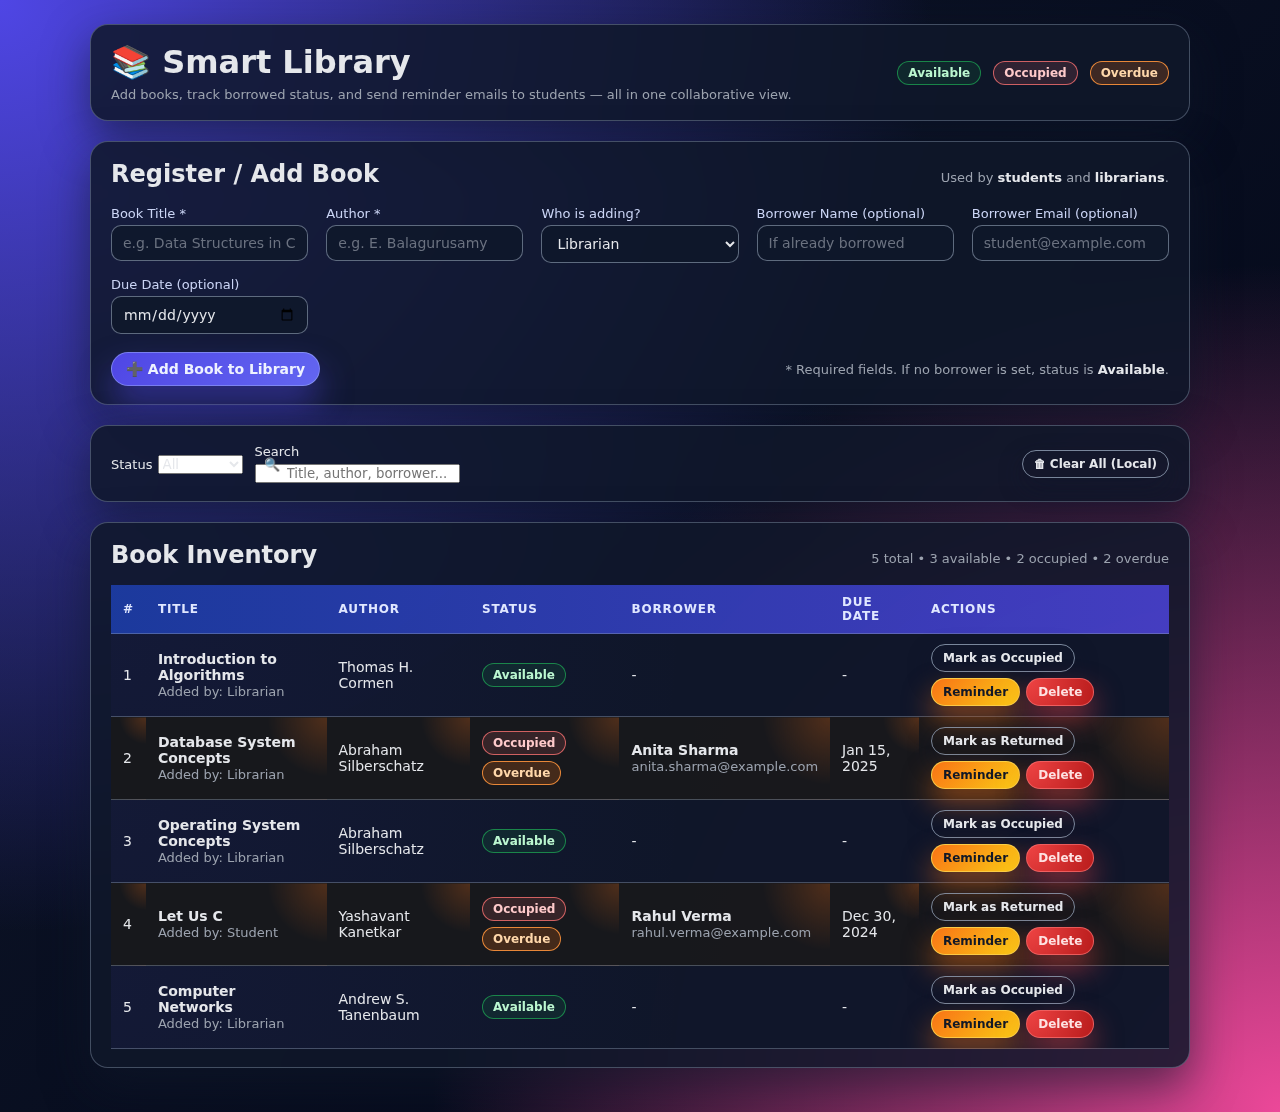
<file: library.html>
<!DOCTYPE html>
<html lang="en">
<head>
  <meta charset="UTF-8" />
  <title>Smart Library</title>
  <meta name="viewport" content="width=device-width, initial-scale=1.0" />
  <style>
    /* =========== GLOBAL RESET =========== */
    * {
      box-sizing: border-box;
      margin: 0;
      padding: 0;
      font-family: system-ui, -apple-system, BlinkMacSystemFont, "Segoe UI",
        sans-serif;
    }

    body {
      min-height: 100vh;
      padding: 24px 16px;
      color: #020617;
      background: radial-gradient(circle at top left, #4f46e5, transparent 55%),
        radial-gradient(circle at bottom right, #ec4899, transparent 50%),
        linear-gradient(135deg, #0f172a, #020617);
      display: flex;
      justify-content: center;
    }

    /* =========== LAYOUT =========== */
    .container {
      width: 100%;
      max-width: 1100px;
    }

    .card {
      background: rgba(15, 23, 42, 0.86);
      border-radius: 18px;
      padding: 18px 20px;
      margin-bottom: 20px;
      box-shadow: 0 18px 45px rgba(15, 23, 42, 0.6);
      border: 1px solid rgba(148, 163, 184, 0.4);
      backdrop-filter: blur(18px);
      -webkit-backdrop-filter: blur(18px);
      animation: fadeInUp 0.35s ease-out;
    }

    h1,
    h2 {
      color: #e5e7eb;
      margin-bottom: 6px;
    }

    p,
    label,
    th,
    td,
    span,
    input,
    select {
      color: #e5e7eb;
    }

    .flex {
      display: flex;
      gap: 12px;
      flex-wrap: wrap;
      align-items: center;
    }

    .flex-between {
      display: flex;
      justify-content: space-between;
      align-items: center;
      flex-wrap: wrap;
      gap: 12px;
    }

    /* =========== TAGS & BADGES =========== */
    .tag {
      display: inline-flex;
      align-items: center;
      gap: 6px;
      font-size: 12px;
      padding: 4px 10px;
      border-radius: 999px;
      font-weight: 600;
      background: rgba(15, 23, 42, 0.7);
      border: 1px solid rgba(148, 163, 184, 0.5);
    }

    .tag-available {
      background: rgba(22, 163, 74, 0.12);
      border-color: rgba(34, 197, 94, 0.6);
      color: #bbf7d0;
    }

    .tag-occupied {
      background: rgba(248, 113, 113, 0.14);
      border-color: rgba(248, 113, 113, 0.8);
      color: #fecaca;
    }

    .tag-overdue {
      background: rgba(249, 115, 22, 0.2);
      border-color: rgba(251, 146, 60, 0.9);
      color: #fed7aa;
    }

    .badge {
      font-size: 13px;
      color: #9ca3af;
    }

    .badge strong {
      color: #e5e7eb;
    }

    /* =========== FORM =========== */
    form label {
      display: block;
      font-size: 13px;
      margin-bottom: 4px;
      font-weight: 500;
      color: #cbd5f5;
    }

    form input,
    form select {
      width: 100%;
      padding: 9px 11px;
      border-radius: 10px;
      border: 1px solid rgba(148, 163, 184, 0.6);
      font-size: 14px;
      outline: none;
      background: rgba(15, 23, 42, 0.85);
      color: #e5e7eb;
      transition: border-color 0.15s ease, box-shadow 0.15s ease,
        background 0.15s ease, transform 0.05s ease;
    }

    form input::placeholder {
      color: #6b7280;
    }

    form input:focus,
    form select:focus {
      border-color: #6366f1;
      box-shadow: 0 0 0 1px rgba(129, 140, 248, 0.8),
        0 0 20px rgba(79, 70, 229, 0.55);
      background: rgba(15, 23, 42, 0.95);
      transform: translateY(-1px);
    }

    .form-grid {
      display: grid;
      grid-template-columns: repeat(auto-fit, minmax(180px, 1fr));
      gap: 14px 18px;
    }

    /* =========== BUTTONS =========== */
    .btn {
      padding: 8px 14px;
      border-radius: 999px;
      border: none;
      cursor: pointer;
      font-size: 14px;
      font-weight: 600;
      display: inline-flex;
      align-items: center;
      gap: 6px;
      white-space: nowrap;
      transition: transform 0.08s ease, box-shadow 0.15s ease,
        background 0.15s ease, opacity 0.12s ease;
      outline: none;
    }

    .btn:active {
      transform: translateY(1px) scale(0.98);
      box-shadow: none;
      opacity: 0.9;
    }

    .btn-primary {
      background: linear-gradient(135deg, #4f46e5, #6366f1);
      color: #eef2ff;
      box-shadow: 0 18px 32px rgba(79, 70, 229, 0.5);
      border: 1px solid rgba(191, 219, 254, 0.35);
    }

    .btn-primary:hover {
      background: linear-gradient(135deg, #4338ca, #4f46e5);
      transform: translateY(-1px);
      box-shadow: 0 24px 48px rgba(79, 70, 229, 0.7);
    }

    .btn-outline {
      background: transparent;
      border: 1px solid rgba(148, 163, 184, 0.8);
      color: #e5e7eb;
      box-shadow: 0 10px 24px rgba(15, 23, 42, 0.45);
    }

    .btn-outline:hover {
      background: rgba(15, 23, 42, 0.7);
      border-color: #6366f1;
    }

    .btn-small {
      padding: 6px 11px;
      font-size: 12px;
    }

    .btn-danger {
      background: radial-gradient(circle at top left, #ef4444, #b91c1c);
      color: #fee2e2;
      border: 1px solid rgba(248, 113, 113, 0.7);
      box-shadow: 0 14px 28px rgba(239, 68, 68, 0.5);
    }

    .btn-danger:hover {
      background: radial-gradient(circle at top left, #dc2626, #991b1b);
    }

    .btn-warning {
      background: linear-gradient(135deg, #f97316, #facc15);
      color: #111827;
      border: 1px solid rgba(252, 211, 77, 0.85);
      box-shadow: 0 14px 28px rgba(249, 115, 22, 0.5);
    }

    .btn-warning:hover {
      background: linear-gradient(135deg, #ea580c, #f59e0b);
    }

    /* =========== TABLE =========== */
    table {
      width: 100%;
      border-collapse: collapse;
      margin-top: 10px;
      font-size: 14px;
    }

    thead {
      background: linear-gradient(
        90deg,
        rgba(30, 64, 175, 0.85),
        rgba(79, 70, 229, 0.8)
      );
    }

    th,
    td {
      padding: 10px 12px;
      border-bottom: 1px solid rgba(148, 163, 184, 0.4);
      text-align: left;
      vertical-align: middle;
    }

    th {
      font-size: 12px;
      text-transform: uppercase;
      letter-spacing: 0.07em;
      color: #e0e7ff;
    }

    tbody tr {
      background: radial-gradient(
          circle at top left,
          rgba(79, 70, 229, 0.07),
          transparent 55%
        ),
        rgba(15, 23, 42, 0.92);
      transition: transform 0.08s ease, box-shadow 0.12s ease,
        background 0.12s ease;
    }

    tbody tr:nth-child(even) {
      background: radial-gradient(
          circle at bottom right,
          rgba(236, 72, 153, 0.06),
          transparent 60%
        ),
        rgba(15, 23, 42, 0.9);
    }

    tbody tr:hover {
      transform: translateY(-1px);
      box-shadow: 0 14px 30px rgba(15, 23, 42, 0.9);
      background: radial-gradient(
          circle at top left,
          rgba(129, 140, 248, 0.1),
          transparent 20%
        ),
        rgba(15, 23, 42, 0.96);
    }

    .status-cell {
      display: flex;
      align-items: center;
      gap: 6px;
      flex-wrap: wrap;
    }

    .overdue-row td {
      background: radial-gradient(
          circle at top right,
          rgba(248, 113, 22, 0.25),
          transparent 30%
        ),
        rgba(24, 24, 27, 0.95) !important;
    }

    .empty-state {
      text-align: center;
      padding: 24px 0;
      color: #9ca3af;
      font-size: 14px;
    }

    .empty-state strong {
      color: #e5e7eb;
    }

    /* =========== FILTER BAR =========== */
    .filter-bar select,
    .filter-bar input {
      max-width: 220px;
    }

    .search-input {
      position: relative;
    }

    .search-input input {
      padding-left: 30px;
    }

    .search-input span {
      position: absolute;
      left: 9px;
      top: 50%;
      transform: translateY(-50%);
      font-size: 13px;
      color: #9ca3af;
      pointer-events: none;
    }

    /* =========== RESPONSIVE =========== */
    @media (max-width: 768px) {
      body {
        padding: 16px 10px;
      }

      th:nth-child(6),
      td:nth-child(6),
      th:nth-child(7),
      td:nth-child(7) {
        display: none;
      }

      .card {
        padding: 16px 14px;
      }
    }

    /* =========== ANIMATIONS =========== */
    @keyframes fadeInUp {
      from {
        opacity: 0;
        transform: translateY(8px);
      }
      to {
        opacity: 1;
        transform: translateY(0);
      }
    }
  </style>
</head>
<body>
  <div class="container">
    <!-- Header -->
    <div class="card">
      <div class="flex-between">
        <div>
          <h1>📚 Smart Library</h1>
          <p class="badge">
            Add books, track borrowed status, and send reminder emails to
            students — all in one collaborative view.
          </p>
        </div>
        <div class="flex">
          <span class="tag tag-available">Available</span>
          <span class="tag tag-occupied">Occupied</span>
          <span class="tag tag-overdue">Overdue</span>
        </div>
      </div>
    </div>

    <!-- Add Book Form -->
    <div class="card">
      <div class="flex-between" style="margin-bottom: 12px">
        <h2>Register / Add Book</h2>
        <span class="badge">
          Used by <strong>students</strong> and <strong>librarians</strong>.
        </span>
      </div>
      <form id="bookForm">
        <div class="form-grid">
          <div>
            <label for="title">Book Title *</label>
            <input
              type="text"
              id="title"
              required
              placeholder="e.g. Data Structures in C"
            />
          </div>
          <div>
            <label for="author">Author *</label>
            <input
              type="text"
              id="author"
              required
              placeholder="e.g. E. Balagurusamy"
            />
          </div>
          <div>
            <label for="role">Who is adding?</label>
            <select id="role">
              <option value="Librarian">Librarian</option>
              <option value="Student">Student</option>
            </select>
          </div>
          <div>
            <label for="borrowerName">Borrower Name (optional)</label>
            <input
              type="text"
              id="borrowerName"
              placeholder="If already borrowed"
            />
          </div>
          <div>
            <label for="borrowerEmail">Borrower Email (optional)</label>
            <input
              type="email"
              id="borrowerEmail"
              placeholder="student@example.com"
            />
          </div>
          <div>
            <label for="dueDate">Due Date (optional)</label>
            <input type="date" id="dueDate" />
          </div>
        </div>
        <div style="margin-top: 18px" class="flex-between">
          <button type="submit" class="btn btn-primary">
            ➕ Add Book to Library
          </button>
          <span class="badge">
            * Required fields. If no borrower is set, status is
            <strong>Available</strong>.
          </span>
        </div>
      </form>
    </div>

    <!-- Filters -->
    <div class="card">
      <div class="flex-between filter-bar">
        <div class="flex">
          <div>
            <label
              for="statusFilter"
              style="font-size: 13px; margin-bottom: 4px"
              >Status</label
            >
            <select id="statusFilter">
              <option value="all">All</option>
              <option value="available">Available</option>
              <option value="occupied">Occupied</option>
              <option value="overdue">Overdue</option>
            </select>
          </div>
          <div class="search-input">
            <label
              for="searchInput"
              style="font-size: 13px; margin-bottom: 4px; display: block"
              >Search</label
            >
            <span>🔍</span>
            <input
              type="text"
              id="searchInput"
              placeholder="Title, author, borrower..."
            />
          </div>
        </div>
        <div>
          <button id="clearAllBtn" class="btn btn-outline btn-small">
            🗑 Clear All (Local)
          </button>
        </div>
      </div>
    </div>

    <!-- Book List -->
    <div class="card">
      <div class="flex-between">
        <h2>Book Inventory</h2>
        <span class="badge" id="summaryBadge"></span>
      </div>
      <div id="bookTableContainer"></div>
    </div>
  </div>

  <script>
    // ========= DATA & STORAGE =========
    const STORAGE_KEY = "smartLibraryBooks";
    let books = [];

    function loadBooks() {
      const raw = localStorage.getItem(STORAGE_KEY);
      if (!raw) return [];
      try {
        return JSON.parse(raw);
      } catch (e) {
        console.error("Failed to parse storage", e);
        return [];
      }
    }

    function saveBooks() {
      localStorage.setItem(STORAGE_KEY, JSON.stringify(books));
    }

    function generateId() {
      return "b_" + Date.now() + "_" + Math.random().toString(16).slice(2);
    }

    // ========= DEFAULT BOOK LIST (FIRST TIME ONLY) =========
    const defaultBooks = [
      {
        id: generateId(),
        title: "Introduction to Algorithms",
        author: "Thomas H. Cormen",
        addedByRole: "Librarian",
        status: "available",
        borrowerName: "",
        borrowerEmail: "",
        dueDate: ""
      },
      {
        id: generateId(),
        title: "Database System Concepts",
        author: "Abraham Silberschatz",
        addedByRole: "Librarian",
        status: "occupied",
        borrowerName: "Anita Sharma",
        borrowerEmail: "anita.sharma@example.com",
        dueDate: "2025-01-15"
      },
      {
        id: generateId(),
        title: "Operating System Concepts",
        author: "Abraham Silberschatz",
        addedByRole: "Librarian",
        status: "available",
        borrowerName: "",
        borrowerEmail: "",
        dueDate: ""
      },
      {
        id: generateId(),
        title: "Let Us C",
        author: "Yashavant Kanetkar",
        addedByRole: "Student",
        status: "occupied",
        borrowerName: "Rahul Verma",
        borrowerEmail: "rahul.verma@example.com",
        dueDate: "2024-12-30"
      },
      {
        id: generateId(),
        title: "Computer Networks",
        author: "Andrew S. Tanenbaum",
        addedByRole: "Librarian",
        status: "available",
        borrowerName: "",
        borrowerEmail: "",
        dueDate: ""
      }
    ];

    // ========= UTILITIES =========
    function isOverdue(book) {
      if (!book.dueDate || book.status !== "occupied") return false;
      const today = new Date();
      const due = new Date(book.dueDate);
      today.setHours(0, 0, 0, 0);
      due.setHours(0, 0, 0, 0);
      return due < today;
    }

    function formatDate(dateStr) {
      if (!dateStr) return "-";
      const d = new Date(dateStr + "T00:00:00");
      if (isNaN(d.getTime())) return dateStr;
      return d.toLocaleDateString(undefined, {
        year: "numeric",
        month: "short",
        day: "numeric",
      });
    }

    // ========= RENDERING =========
    function renderBooks() {
      const container = document.getElementById("bookTableContainer");
      const statusFilter = document.getElementById("statusFilter").value;
      const searchQuery = document
        .getElementById("searchInput")
        .value.toLowerCase()
        .trim();

      if (!books.length) {
        container.innerHTML =
          '<div class="empty-state">No books yet. <strong>Add a book</strong> using the form above.</div>';
        document.getElementById(
          "summaryBadge"
        ).textContent = `0 books in library.`;
        return;
      }

      let filtered = books.slice();

      if (statusFilter === "available") {
        filtered = filtered.filter((b) => b.status === "available");
      } else if (statusFilter === "occupied") {
        filtered = filtered.filter((b) => b.status === "occupied");
      } else if (statusFilter === "overdue") {
        filtered = filtered.filter((b) => isOverdue(b));
      }

      if (searchQuery) {
        filtered = filtered.filter((b) => {
          return (
            b.title.toLowerCase().includes(searchQuery) ||
            b.author.toLowerCase().includes(searchQuery) ||
            (b.borrowerName || "").toLowerCase().includes(searchQuery) ||
            (b.borrowerEmail || "").toLowerCase().includes(searchQuery)
          );
        });
      }

      if (!filtered.length) {
        container.innerHTML =
          '<div class="empty-state">No books match the filters / search.</div>';
      } else {
        let html = `
          <div style="overflow-x: auto">
            <table>
              <thead>
                <tr>
                  <th>#</th>
                  <th>Title</th>
                  <th>Author</th>
                  <th>Status</th>
                  <th>Borrower</th>
                  <th>Due Date</th>
                  <th>Actions</th>
                </tr>
              </thead>
              <tbody>
        `;

        filtered.forEach((book, index) => {
          const overdue = isOverdue(book);
          html += `
            <tr class="${overdue ? "overdue-row" : ""}">
              <td>${index + 1}</td>
              <td>
                <strong>${book.title}</strong><br />
                <span class="badge">Added by: ${book.addedByRole}</span>
              </td>
              <td>${book.author}</td>
              <td>
                <div class="status-cell">
                  <span class="tag ${
                    book.status === "available"
                      ? "tag-available"
                      : "tag-occupied"
                  }">
                    ${book.status === "available" ? "Available" : "Occupied"}
                  </span>
                  ${
                    overdue
                      ? '<span class="tag tag-overdue">Overdue</span>'
                      : ""
                  }
                </div>
              </td>
              <td>
                ${
                  book.borrowerName
                    ? `<strong>${book.borrowerName}</strong><br />`
                    : "-"
                }
                ${
                  book.borrowerEmail
                    ? `<span class="badge">${book.borrowerEmail}</span>`
                    : ""
                }
              </td>
              <td>${formatDate(book.dueDate)}</td>
              <td>
                <div class="flex" style="gap: 6px">
                  ${
                    book.status === "available"
                      ? `<button class="btn btn-small btn-outline" data-action="borrow" data-id="${book.id}">
                          Mark as Occupied
                        </button>`
                      : `<button class="btn btn-small btn-outline" data-action="return" data-id="${book.id}">
                          Mark as Returned
                        </button>`
                  }
                  <button class="btn btn-small btn-warning" data-action="remind" data-id="${
                    book.id
                  }">
                    Reminder
                  </button>
                  <button class="btn btn-small btn-danger" data-action="delete" data-id="${
                    book.id
                  }">
                    Delete
                  </button>
                </div>
              </td>
            </tr>
          `;
        });

        html += `
              </tbody>
            </table>
          </div>
        `;

        container.innerHTML = html;
      }

      const total = books.length;
      const occupied = books.filter((b) => b.status === "occupied").length;
      const available = total - occupied;
      const overdueCount = books.filter((b) => isOverdue(b)).length;
      document.getElementById(
        "summaryBadge"
      ).textContent = `${total} total • ${available} available • ${occupied} occupied • ${overdueCount} overdue`;
    }

    // ========= EVENT HANDLERS =========
    document
      .getElementById("bookForm")
      .addEventListener("submit", function (e) {
        e.preventDefault();

        const title = document.getElementById("title").value.trim();
        const author = document.getElementById("author").value.trim();
        const addedByRole = document.getElementById("role").value;
        const borrowerName = document
          .getElementById("borrowerName")
          .value.trim();
        const borrowerEmail = document
          .getElementById("borrowerEmail")
          .value.trim();
        const dueDate = document.getElementById("dueDate").value;

        if (!title || !author) {
          alert("Please fill in book title and author.");
          return;
        }

        const status =
          borrowerName || borrowerEmail || dueDate ? "occupied" : "available";

        const newBook = {
          id: generateId(),
          title,
          author,
          addedByRole,
          status,
          borrowerName: borrowerName || "",
          borrowerEmail: borrowerEmail || "",
          dueDate: dueDate || "",
        };

        books.push(newBook);
        saveBooks();
        renderBooks();

        document.getElementById("title").value = "";
        document.getElementById("author").value = "";
        document.getElementById("borrowerName").value = "";
        document.getElementById("borrowerEmail").value = "";
        document.getElementById("dueDate").value = "";

        alert("Book added to library.");
      });

    document
      .getElementById("bookTableContainer")
      .addEventListener("click", function (e) {
        const btn = e.target.closest("button[data-action]");
        if (!btn) return;
        const id = btn.getAttribute("data-id");
        const action = btn.getAttribute("data-action");
        const book = books.find((b) => b.id === id);
        if (!book) return;

        if (action === "borrow") {
          const borrowerName =
            prompt("Enter borrower name:", book.borrowerName || "") || "";
          const borrowerEmail =
            prompt(
              "Enter borrower email (optional):",
              book.borrowerEmail || ""
            ) || "";
          const dueDate =
            prompt(
              "Enter due date (YYYY-MM-DD) (optional):",
              book.dueDate || ""
            ) || "";

          book.status = "occupied";
          book.borrowerName = borrowerName.trim();
          book.borrowerEmail = borrowerEmail.trim();
          book.dueDate = dueDate.trim();

          saveBooks();
          renderBooks();
        } else if (action === "return") {
          if (
            confirm(
              "Mark this book as returned and available? Borrower info will be cleared."
            )
          ) {
            book.status = "available";
            book.borrowerName = "";
            book.borrowerEmail = "";
            book.dueDate = "";
            saveBooks();
            renderBooks();
          }
        } else if (action === "delete") {
          if (confirm("Delete this book from the library?")) {
            books = books.filter((b) => b.id !== id);
            saveBooks();
            renderBooks();
          }
        } else if (action === "remind") {
          if (!book.borrowerEmail) {
            alert(
              "No borrower email saved for this book. Edit the book to add an email."
            );
            return;
          }
          const subject = encodeURIComponent(
            `Reminder to return "${book.title}"`
          );
          const bodyText = `
Dear ${book.borrowerName || "Student"},

This is a friendly reminder from the library to return the book:
Title: ${book.title}
Author: ${book.author}
Due Date: ${
            book.dueDate ? formatDate(book.dueDate) : "not specified"
          }.

Please return the book as soon as possible.

Thank you,
Smart Library
          `.trim();

          const body = encodeURIComponent(bodyText);
          const mailtoLink = `mailto:${book.borrowerEmail}?subject=${subject}&body=${body}`;
          window.location.href = mailtoLink;
        }
      });

    document
      .getElementById("statusFilter")
      .addEventListener("change", renderBooks);
    document
      .getElementById("searchInput")
      .addEventListener("input", renderBooks);

    document
      .getElementById("clearAllBtn")
      .addEventListener("click", function () {
        if (
          confirm(
            "This will remove all books stored locally in this browser. Continue?"
          )
        ) {
          books = [];
          saveBooks();
          renderBooks();
        }
      });

    // ========= INIT =========
    books = loadBooks();
    if (!books.length) {
      books = defaultBooks.slice(); // first time: preload list
      saveBooks();
    }
    renderBooks();
  </script>
</body>
</html>
</file>
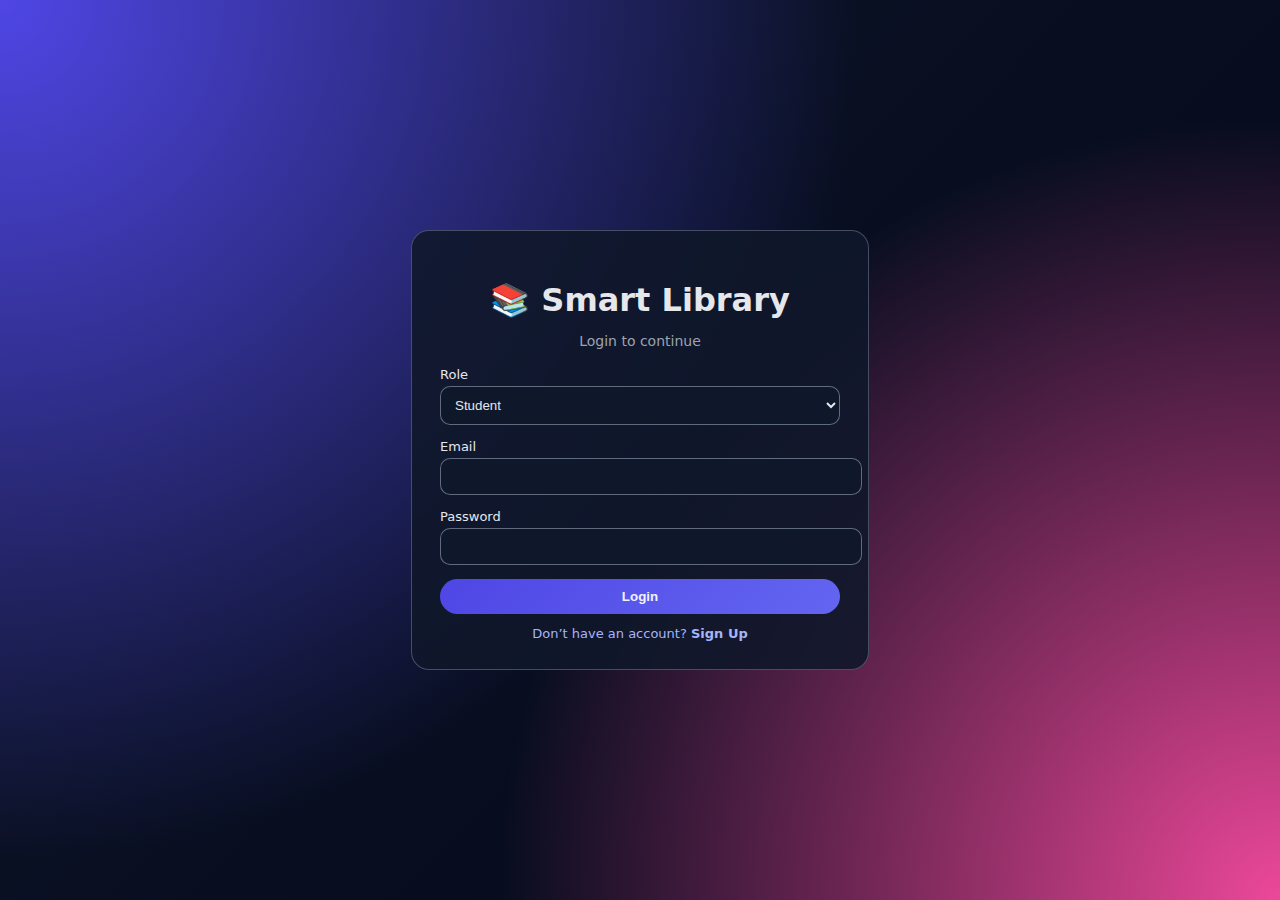
<file: login.html>
<!DOCTYPE html>
<html lang="en">
<head>
  <meta charset="UTF-8" />
  <title>Smart Library - Login</title>
  <meta name="viewport" content="width=device-width, initial-scale=1.0" />

  <style>
    body {
      min-height: 100vh;
      margin: 0;
      display: flex;
      justify-content: center;
      align-items: center;
      background: radial-gradient(circle at top left, #4f46e5, transparent 55%),
        radial-gradient(circle at bottom right, #ec4899, transparent 50%),
        linear-gradient(135deg, #0f172a, #020617);
      font-family: system-ui;
      color: #e5e7eb;
    }

    .card {
      background: rgba(15, 23, 42, 0.9);
      border-radius: 18px;
      padding: 28px;
      width: 100%;
      max-width: 400px;
      border: 1px solid rgba(148, 163, 184, 0.4);
    }

    h1 {
      text-align: center;
      margin-bottom: 6px;
    }

    p {
      text-align: center;
      font-size: 14px;
      color: #9ca3af;
      margin-bottom: 18px;
    }

    label {
      font-size: 13px;
      display: block;
      margin-bottom: 4px;
    }

    input, select {
      width: 100%;
      padding: 10px;
      border-radius: 10px;
      border: 1px solid rgba(148, 163, 184, 0.6);
      background: rgba(15, 23, 42, 0.85);
      color: #e5e7eb;
      margin-bottom: 14px;
    }

    button {
      width: 100%;
      padding: 10px;
      border-radius: 999px;
      border: none;
      background: linear-gradient(135deg, #4f46e5, #6366f1);
      color: #eef2ff;
      font-weight: 600;
      cursor: pointer;
    }

    .switch {
      text-align: center;
      margin-top: 12px;
      font-size: 13px;
      cursor: pointer;
      color: #a5b4fc;
    }
  </style>
</head>

<body>
  <div class="card">
    <h1>📚 Smart Library</h1>
    <p id="titleText">Login to continue</p>

    <form id="authForm">
      <label>Role</label>
      <select id="role">
        <option value="Student">Student</option>
        <option value="Librarian">Librarian</option>
      </select>

      <label>Email</label>
      <input type="email" id="email" required />

      <label>Password</label>
      <input type="password" id="password" required />

      <button type="submit" id="submitBtn">Login</button>
    </form>

    <div class="switch" id="toggle">
      Don’t have an account? <strong>Sign Up</strong>
    </div>
  </div>

  <script>
    let isSignup = false;

    const form = document.getElementById("authForm");
    const toggle = document.getElementById("toggle");
    const submitBtn = document.getElementById("submitBtn");
    const titleText = document.getElementById("titleText");

    toggle.onclick = () => {
      isSignup = !isSignup;
      submitBtn.textContent = isSignup ? "Sign Up" : "Login";
      titleText.textContent = isSignup
        ? "Create a new account"
        : "Login to continue";
      toggle.innerHTML = isSignup
        ? "Already have an account? <strong>Login</strong>"
        : "Don’t have an account? <strong>Sign Up</strong>";
    };

    form.onsubmit = (e) => {
      e.preventDefault();

      const role = role.value;
      const email = document.getElementById("email").value;
      const password = document.getElementById("password").value;

      let users = JSON.parse(localStorage.getItem("users")) || [];

      if (isSignup) {
        if (users.find(u => u.email === email)) {
          alert("User already exists");
          return;
        }

        users.push({ role, email, password });
        localStorage.setItem("users", JSON.stringify(users));
        alert("Signup successful. You can now login.");
        toggle.click();
        return;
      }

      const user = users.find(
        u => u.email === email && u.password === password && u.role === role
      );

      if (!user) {
        alert("Invalid login credentials");
        return;
      }

      localStorage.setItem("loggedInUser", JSON.stringify(user));
      window.location.href = "library.html";
    };
  </script>
</body>
</html>
</file>
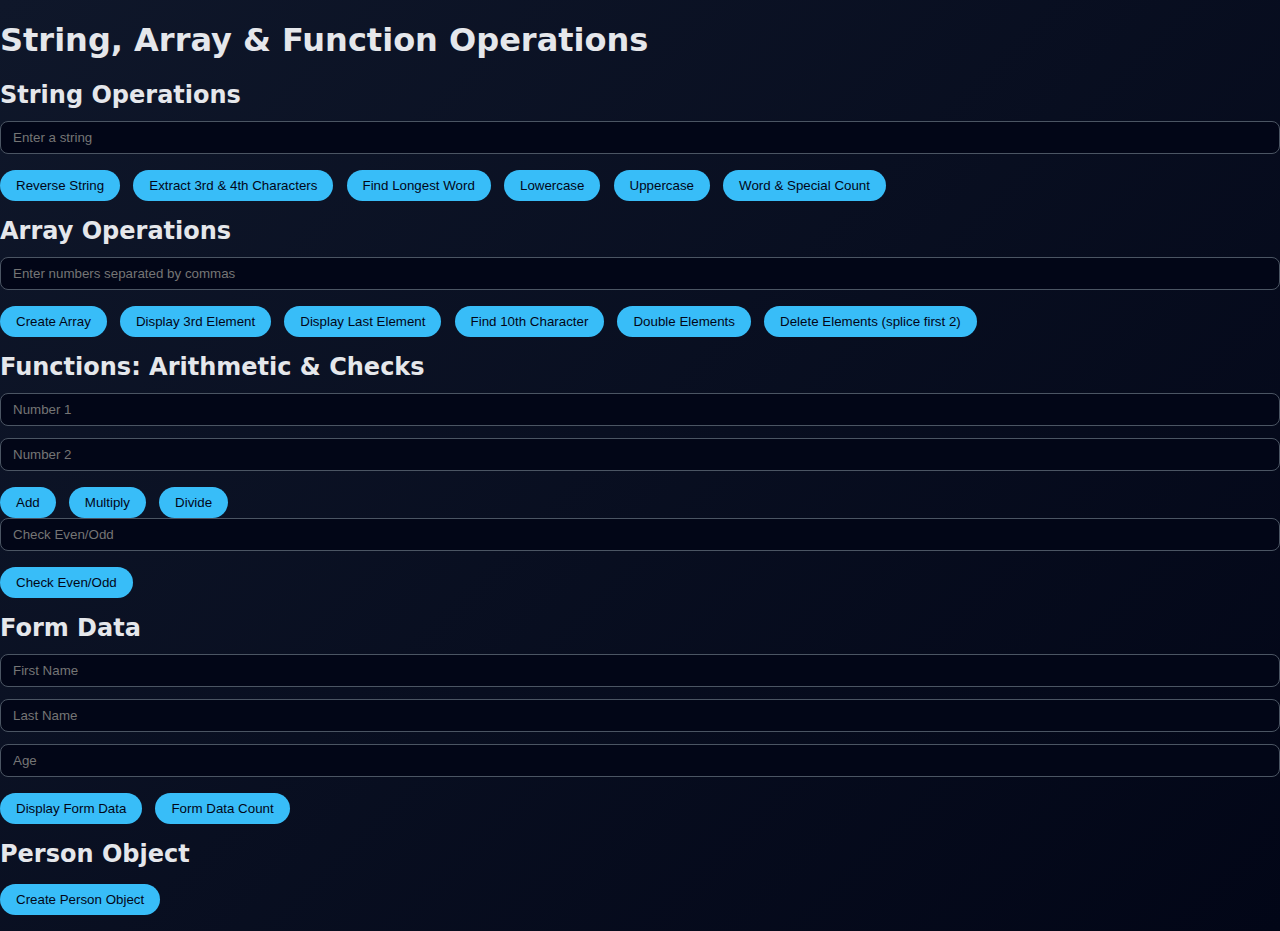
<file: project-one.html>
<!DOCTYPE html>
<html lang="en">
<head>
<meta charset="UTF-8">
<meta name="viewport" content="width=device-width, initial-scale=1.0">
<title>String & Array Operations</title>
<link rel="stylesheet" href="style.css">
</head>
<body>
    <h1>String, Array & Function Operations</h1>

    <section>
        <h2>String Operations</h2>
        <input type="text" id="inputString" placeholder="Enter a string">
        <button onclick="reverseString()">Reverse String</button>
        <button onclick="extractChars()">Extract 3rd & 4th Characters</button>
        <button onclick="findLongestWord()">Find Longest Word</button>
        <button onclick="convertToLower()">Lowercase</button>
        <button onclick="convertToUpper()">Uppercase</button>
        <button onclick="detectWordsSpecials()">Word & Special Count</button>
        <p id="stringResult"></p>
    </section>

    <section>
        <h2>Array Operations</h2>
        <input type="text" id="arrayInput" placeholder="Enter numbers separated by commas">
        <button onclick="createArray()">Create Array</button>
        <button onclick="displayThird()">Display 3rd Element</button>
        <button onclick="displayLast()">Display Last Element</button>
        <button onclick="findTenthChar()">Find 10th Character</button>
        <button onclick="doubleArray()">Double Elements</button>
        <button onclick="deleteElements()">Delete Elements (splice first 2)</button>
        <p id="arrayResult"></p>
    </section>

    <section>
        <h2>Functions: Arithmetic & Checks</h2>
        <input type="number" id="num1" placeholder="Number 1">
        <input type="number" id="num2" placeholder="Number 2">
        <button onclick="addNumbers()">Add</button>
        <button onclick="multiplyNumbers()">Multiply</button>
        <button onclick="divideNumbers()">Divide</button>
        <input type="number" id="checkEvenOdd" placeholder="Check Even/Odd">
        <button onclick="checkEvenOdd()">Check Even/Odd</button>
        <p id="funcResult"></p>
    </section>

    <section>
        <h2>Form Data</h2>
        <form id="personForm">
            <input type="text" name="firstName" placeholder="First Name">
            <input type="text" name="lastName" placeholder="Last Name">
            <input type="number" name="age" placeholder="Age">
            <button type="button" onclick="displayFormData()">Display Form Data</button>
            <button type="button" onclick="formDataCount()">Form Data Count</button>
        </form>
        <p id="formResult"></p>
    </section>

    <section>
        <h2>Person Object</h2>
        <button onclick="createPerson()">Create Person Object</button>
        <p id="personResult"></p>
    </section>

<script src="script.js"></script>
</body>
</html>
</file>
<file: style.css>
* {
  box-sizing: border-box;
}

body {
  margin: 0;
  font-family: system-ui, -apple-system, BlinkMacSystemFont, "Segoe UI", sans-serif;
  background: linear-gradient(135deg, #0f172a, #020617);
  color: #e5e7eb;
}

.app {
  max-width: 960px;
  margin: 0 auto;
  padding: 1.5rem;
}

.app-header,
.app-footer {
  text-align: center;
  margin-bottom: 1rem;
}

.app-header h1 {
  margin-bottom: 0.25rem;
}

main {
  margin-top: 1rem;
}

/* Views (pages) */
.view {
  display: none;
  background: #020617;
  border-radius: 1rem;
  padding: 1.5rem;
  box-shadow: 0 20px 40px rgba(0, 0, 0, 0.35);
  border: 1px solid rgba(148, 163, 184, 0.3);
}

.view.active {
  display: block;
}

h2 {
  margin-top: 0;
  margin-bottom: 0.75rem;
}

.task-list {
  list-style: decimal;
  padding-left: 1.5rem;
}

.task-list li {
  margin-bottom: 0.4rem;
}

.task-link {
  background: transparent;
  border: none;
  color: #38bdf8;
  cursor: pointer;
  text-align: left;
  padding: 0;
  font-size: 1rem;
}

.task-link:hover {
  text-decoration: underline;
}

/* Inputs & buttons */

input[type="text"],
input[type="number"],
input[type="email"],
textarea,
select {
  width: 100%;
  padding: 0.5rem 0.75rem;
  margin-bottom: 0.75rem;
  border-radius: 0.5rem;
  border: 1px solid #4b5563;
  background: #020617;
  color: #e5e7eb;
}

textarea {
  resize: vertical;
}

button {
  padding: 0.5rem 1rem;
  border-radius: 999px;
  border: none;
  cursor: pointer;
  font-weight: 500;
  background: #38bdf8;
  color: #020617;
  margin-right: 0.5rem;
  margin-top: 0.25rem;
}

button:hover {
  filter: brightness(1.1);
}

button:active {
  transform: translateY(1px);
}

/* Outputs */

.output {
  margin-top: 0.75rem;
  padding: 0.75rem 0.9rem;
  border-radius: 0.75rem;
  background: rgba(15, 23, 42, 0.8);
  min-height: 1.25rem;
  border: 1px dashed #4b5563;
  word-wrap: break-word;
}

/* Nav bar */

.nav-bar {
  margin-top: 1.25rem;
  display: flex;
  justify-content: space-between;
  flex-wrap: wrap;
}

.nav-home {
  background: #22c55e;
}

.nav-prev {
  background: #64748b;
}

.note {
  margin-top: 1rem;
  font-size: 0.9rem;
  color: #9ca3af;
}

.app-footer {
  margin-top: 1.5rem;
  color: #9ca3af;
  font-size: 0.85rem;
}
</file>
